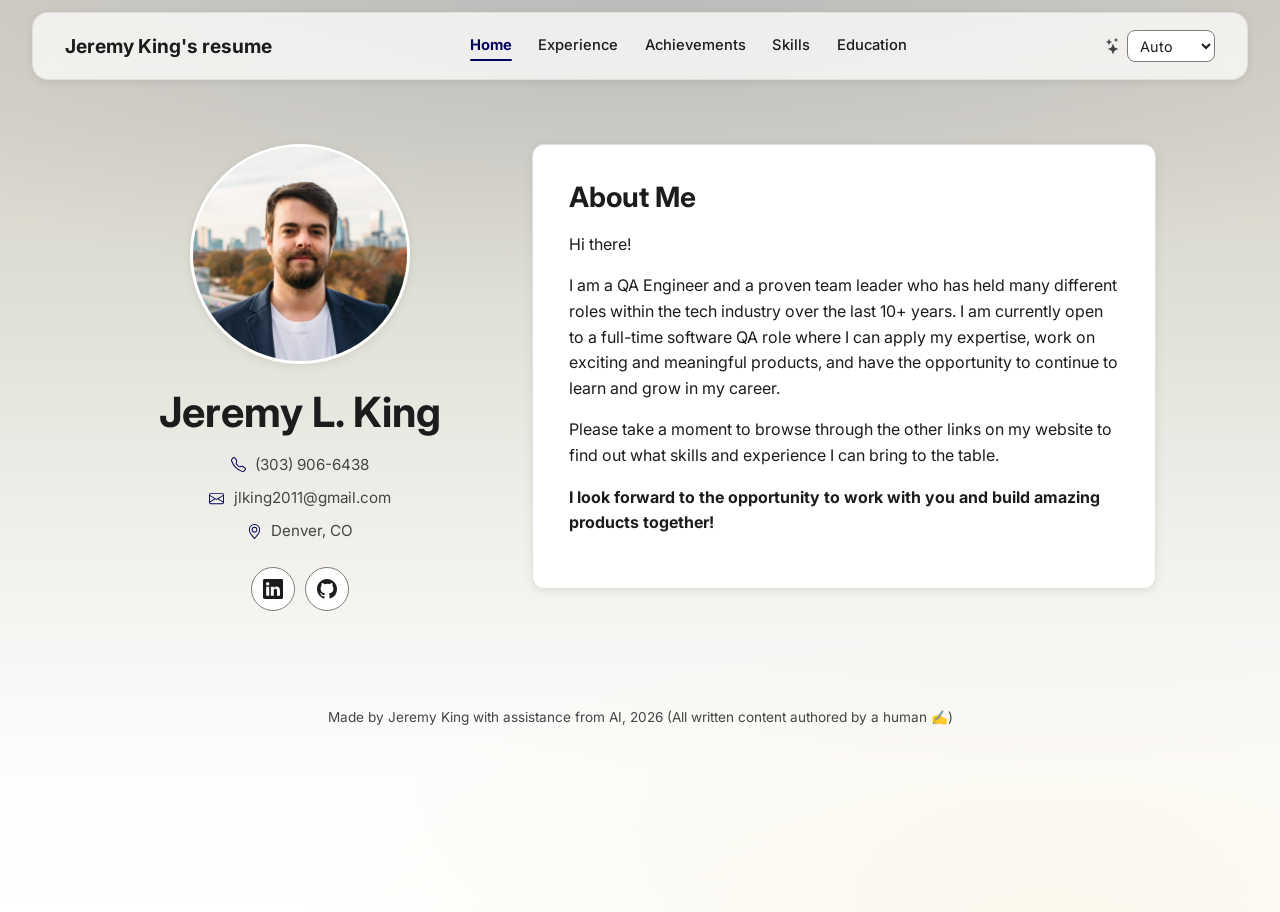
<file: index.html>
<!DOCTYPE html>
<html lang="en">
<head>
<meta charset="UTF-8">
<!-- Sets the theme before first paint to avoid a flash of the wrong theme.
     Intentionally inline (must run before CSS/paint, so it cannot be an
     external deferred script) and duplicated byte-for-byte on every page —
     keep all 5 copies identical if you ever touch this. -->
<script>
  (function () {
    var pref = localStorage.getItem('theme-preference') || 'auto';
    var theme = pref === 'auto'
      ? (window.matchMedia('(prefers-color-scheme: dark)').matches ? 'dark' : 'light')
      : pref;
    document.documentElement.setAttribute('data-theme', theme);
  })();
</script>
<meta name="viewport" content="width=device-width, initial-scale=1.0">
<title>Jeremy L King — Résumé</title>
<meta name="description" content="Jeremy L. King — QA Engineer and team leader in Denver, CO. 10+ years across the tech industry.">
<link rel="icon" href="images/favicon-32.png" sizes="32x32">
<link rel="icon" href="images/favicon-16.png" sizes="16x16">
<link rel="apple-touch-icon" href="images/favicon-180.png">
<link rel="preconnect" href="https://fonts.googleapis.com">
<link rel="preconnect" href="https://fonts.gstatic.com" crossorigin>
<link href="https://fonts.googleapis.com/css2?family=Inter:wght@400;500;600;700&display=swap" rel="stylesheet">
<link rel="stylesheet" href="css/style.css">
</head>
<body>

<a class="skip-link" href="#main">Skip to main content</a>

<!-- Header markup is duplicated verbatim on every page (no build step or
     JS include, so the site stays dependency-free and works over file://).
     Keep all 5 pages' header block in sync when editing.

     The ONLY difference permitted between copies is which single nav link is
     flagged as the current page -- exactly one per page. (The attribute is
     deliberately not named in this comment so that grepping for it returns
     only real occurrences.) The site title is static text, not a link; the
     Home item is what navigates home. -->
<header class="site-header">
  <span class="brand"><span class="brand__name">Jeremy King's resume</span></span>
  <nav class="site-nav" aria-label="Résumé sections">
    <ul class="site-nav__list">
      <li><a href="index.html" aria-current="page">Home</a></li>
      <li><a href="experience.html">Experience</a></li>
      <li><a href="achievements.html">Achievements</a></li>
      <li><a href="skills.html">Skills</a></li>
      <li><a href="education.html">Education</a></li>
    </ul>
  </nav>
  <div class="theme-switcher">
    <span id="theme-icon" class="theme-switcher__icon" aria-hidden="true"></span>
    <select id="theme-select" aria-label="Theme">
      <option value="dark">Dark</option>
      <option value="light">Light</option>
      <option value="auto">Auto</option>
    </select>
  </div>
</header>

<!-- DOM order here is identity → about, which is both the correct reading
     order and the intended visual order. The two columns are laid out with
     flex-wrap and no `order`, so focus order can never drift from visual
     order. Don't reorder these blocks in CSS. -->
<main class="home" id="main" tabindex="-1">
  <div class="home__identity">
    <img class="home__headshot" src="images/home-headshot.jpg" alt="Portrait of Jeremy L King" width="220" height="220" decoding="async" fetchpriority="high">
    <h1 class="home__name">Jeremy L. King</h1>

    <ul class="home__contact">
      <li>
        <svg aria-hidden="true" focusable="false" width="15" height="15" viewBox="0 0 16 16" fill="currentColor"><path d="M3.654 1.328a.678.678 0 0 0-1.015-.063L1.605 2.3c-.483.484-.661 1.169-.45 1.77a17.6 17.6 0 0 0 4.168 6.608 17.6 17.6 0 0 0 6.608 4.168c.601.211 1.286.033 1.77-.45l1.034-1.034a.678.678 0 0 0-.063-1.015l-2.307-1.794a.68.68 0 0 0-.58-.122l-2.19.547a1.75 1.75 0 0 1-1.657-.459L5.482 8.062a1.75 1.75 0 0 1-.46-1.657l.548-2.19a.68.68 0 0 0-.122-.58zM1.884.511a1.745 1.745 0 0 1 2.612.163L6.29 2.98c.329.423.445.974.315 1.494l-.547 2.19a.68.68 0 0 0 .178.643l2.457 2.457a.68.68 0 0 0 .644.178l2.189-.547a1.75 1.75 0 0 1 1.494.315l2.306 1.794c.829.645.905 1.87.163 2.611l-1.034 1.034c-.74.74-1.846 1.065-2.877.702a18.6 18.6 0 0 1-7.01-4.42 18.6 18.6 0 0 1-4.42-7.009c-.362-1.03-.037-2.137.703-2.877z"/></svg>
        <a href="tel:+13039066438">(303) 906-6438</a>
      </li>
      <li>
        <svg aria-hidden="true" focusable="false" width="15" height="15" viewBox="0 0 16 16" fill="currentColor"><path d="M0 4a2 2 0 0 1 2-2h12a2 2 0 0 1 2 2v8a2 2 0 0 1-2 2H2a2 2 0 0 1-2-2zm2-1a1 1 0 0 0-1 1v.217l7 4.2 7-4.2V4a1 1 0 0 0-1-1zm13 2.383-4.708 2.825L15 11.105zm-.034 6.876-5.64-3.471L8 9.583l-1.326-.795-5.64 3.47A1 1 0 0 0 2 13h12a1 1 0 0 0 .966-.741M1 11.105l4.708-2.897L1 5.383z"/></svg>
        <a href="mailto:jlking2011@gmail.com">jlking2011@gmail.com</a>
      </li>
      <li>
        <svg aria-hidden="true" focusable="false" width="15" height="15" viewBox="0 0 16 16" fill="currentColor"><path d="M12.166 8.94c-.524 1.062-1.234 2.12-1.96 3.07A32 32 0 0 1 8 14.58a32 32 0 0 1-2.206-2.57c-.726-.95-1.436-2.008-1.96-3.07C3.304 7.867 3 6.862 3 6a5 5 0 0 1 10 0c0 .862-.305 1.867-.834 2.94M8 16s6-5.686 6-10A6 6 0 0 0 2 6c0 4.314 6 10 6 10"/><path d="M8 8a2 2 0 1 1 0-4 2 2 0 0 1 0 4m0 1a3 3 0 1 0 0-6 3 3 0 0 0 0 6"/></svg>
        <span>Denver, CO</span>
      </li>
    </ul>

    <ul class="home__social">
      <li>
        <a href="https://www.linkedin.com/in/jeremy-king-a2b45b86" target="_blank" rel="noopener">
          <svg aria-hidden="true" focusable="false" width="20" height="20" viewBox="0 0 16 16" fill="currentColor"><path d="M0 1.146C0 .513.526 0 1.175 0h13.65C15.474 0 16 .513 16 1.146v13.708c0 .633-.526 1.146-1.175 1.146H1.175C.526 16 0 15.487 0 14.854zm4.943 12.248V6.169H2.542v7.225zm-1.2-8.212c.837 0 1.358-.554 1.358-1.248-.015-.709-.52-1.248-1.342-1.248-.822 0-1.359.54-1.359 1.248 0 .694.521 1.248 1.327 1.248zm4.908 8.212V9.359c0-.216.016-.432.08-.586.173-.431.568-.878 1.232-.878.869 0 1.216.662 1.216 1.634v3.865h2.401V9.25c0-2.22-1.184-3.252-2.764-3.252-1.274 0-1.845.7-2.165 1.193v.025h-.016l.016-.025V6.169h-2.4c.03.678 0 7.225 0 7.225z"/></svg>
          <span class="visually-hidden">LinkedIn profile (opens in a new tab)</span>
        </a>
      </li>
      <li>
        <a href="https://github.com/jeremylking" target="_blank" rel="noopener">
          <svg aria-hidden="true" focusable="false" width="20" height="20" viewBox="0 0 16 16" fill="currentColor"><path d="M8 0C3.58 0 0 3.58 0 8c0 3.54 2.29 6.53 5.47 7.59.4.07.55-.17.55-.38 0-.19-.01-.82-.01-1.49-2.01.37-2.53-.49-2.69-.94-.09-.23-.48-.94-.82-1.13-.28-.15-.68-.52-.01-.53.63-.01 1.08.58 1.23.82.72 1.21 1.87.87 2.33.66.07-.52.28-.87.51-1.07-1.78-.2-3.64-.89-3.64-3.95 0-.87.31-1.59.82-2.15-.08-.2-.36-1.02.08-2.12 0 0 .67-.21 2.2.82a7.42 7.42 0 0 1 2-.27c.68 0 1.36.09 2 .27 1.53-1.04 2.2-.82 2.2-.82.44 1.1.16 1.92.08 2.12.51.56.82 1.27.82 2.15 0 3.07-1.87 3.75-3.65 3.95.29.25.54.73.54 1.48 0 1.07-.01 1.93-.01 2.2 0 .21.15.46.55.38A7.99 7.99 0 0 0 16 8c0-4.42-3.58-8-8-8"/></svg>
          <span class="visually-hidden">GitHub profile (opens in a new tab)</span>
        </a>
      </li>
    </ul>
  </div>

  <div class="home__about">
    <h2>About Me</h2>
    <p>Hi there!</p>
    <p>I am a QA Engineer and a proven team leader who has held many different roles within the tech industry over the last 10+ years. I am currently open to a full-time software QA role where I can apply my expertise, work on exciting and meaningful products, and have the opportunity to continue to learn and grow in my career.</p>
    <p>Please take a moment to browse through the other links on my website to find out what skills and experience I can bring to the table.</p>
    <p class="closing-line">I look forward to the opportunity to work with you and build amazing products together!</p>
  </div>
</main>

<footer class="site-footer">
  Made by Jeremy King with assistance from AI, 2026 (All written content authored by a human &#9997;&#65039;)
</footer>

<script src="js/theme.js" defer></script>
</body>
</html>
</file>
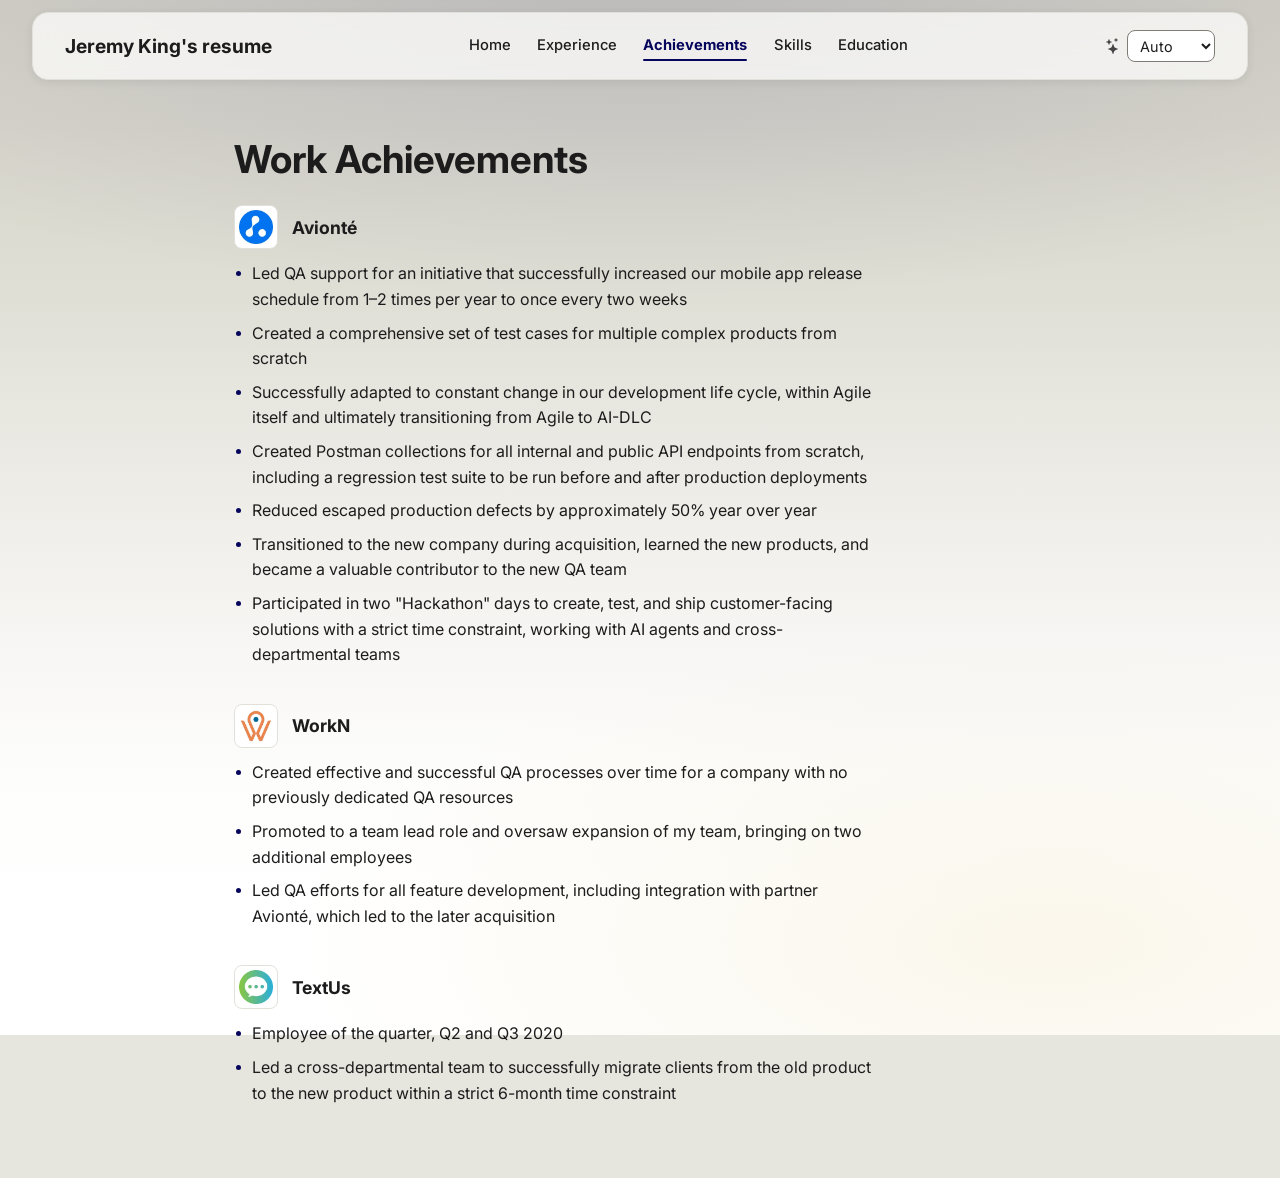
<file: achievements.html>
<!DOCTYPE html>
<html lang="en">
<head>
<meta charset="UTF-8">
<!-- Sets the theme before first paint to avoid a flash of the wrong theme.
     Intentionally inline (must run before CSS/paint, so it cannot be an
     external deferred script) and duplicated byte-for-byte on every page —
     keep all 5 copies identical if you ever touch this. -->
<script>
  (function () {
    var pref = localStorage.getItem('theme-preference') || 'auto';
    var theme = pref === 'auto'
      ? (window.matchMedia('(prefers-color-scheme: dark)').matches ? 'dark' : 'light')
      : pref;
    document.documentElement.setAttribute('data-theme', theme);
  })();
</script>
<meta name="viewport" content="width=device-width, initial-scale=1.0">
<title>Work Achievements — Jeremy L King</title>
<link rel="icon" href="images/favicon-32.png" sizes="32x32">
<link rel="icon" href="images/favicon-16.png" sizes="16x16">
<link rel="apple-touch-icon" href="images/favicon-180.png">
<link rel="preconnect" href="https://fonts.googleapis.com">
<link rel="preconnect" href="https://fonts.gstatic.com" crossorigin>
<link href="https://fonts.googleapis.com/css2?family=Inter:wght@400;500;600;700&display=swap" rel="stylesheet">
<link rel="stylesheet" href="css/style.css">
</head>
<body>

<a class="skip-link" href="#main">Skip to main content</a>

<!-- Header markup is duplicated verbatim on every page (no build step or
     JS include, so the site stays dependency-free and works over file://).
     Keep all 5 pages' header block in sync when editing.

     The ONLY difference permitted between copies is which single nav link is
     flagged as the current page -- exactly one per page. (The attribute is
     deliberately not named in this comment so that grepping for it returns
     only real occurrences.) The site title is static text, not a link; the
     Home item is what navigates home. -->
<header class="site-header">
  <span class="brand"><span class="brand__name">Jeremy King's resume</span></span>
  <nav class="site-nav" aria-label="Résumé sections">
    <ul class="site-nav__list">
      <li><a href="index.html">Home</a></li>
      <li><a href="experience.html">Experience</a></li>
      <li><a href="achievements.html" aria-current="page">Achievements</a></li>
      <li><a href="skills.html">Skills</a></li>
      <li><a href="education.html">Education</a></li>
    </ul>
  </nav>
  <div class="theme-switcher">
    <span id="theme-icon" class="theme-switcher__icon" aria-hidden="true"></span>
    <select id="theme-select" aria-label="Theme">
      <option value="dark">Dark</option>
      <option value="light">Light</option>
      <option value="auto">Auto</option>
    </select>
  </div>
</header>

<main class="page" id="main" tabindex="-1">
  <h1 class="page__title">Work Achievements</h1>
  <div class="page__content">
    <article class="entry">
      <div class="entry__header">
        <img class="entry__logo" src="images/logo-avionte.jpg" alt="Avionté logo" width="120" height="120" loading="lazy" decoding="async">
        <h2 class="entry__group-title">Avionté</h2>
      </div>
      <ul>
        <li>Led QA support for an initiative that successfully increased our mobile app release schedule from 1–2 times per year to once every two weeks</li>
        <li>Created a comprehensive set of test cases for multiple complex products from scratch</li>
        <li>Successfully adapted to constant change in our development life cycle, within Agile itself and ultimately transitioning from Agile to AI-DLC</li>
        <li>Created Postman collections for all internal and public API endpoints from scratch, including a regression test suite to be run before and after production deployments</li>
        <li>Reduced escaped production defects by approximately 50% year over year</li>
        <li>Transitioned to the new company during acquisition, learned the new products, and became a valuable contributor to the new QA team</li>
        <li>Participated in two "Hackathon" days to create, test, and ship customer-facing solutions with a strict time constraint, working with AI agents and cross-departmental teams</li>
      </ul>
    </article>

    <article class="entry">
      <div class="entry__header">
        <img class="entry__logo" src="images/logo-workn.png" alt="WorkN logo" width="120" height="120" loading="lazy" decoding="async">
        <h2 class="entry__group-title">WorkN</h2>
      </div>
      <ul>
        <li>Created effective and successful QA processes over time for a company with no previously dedicated QA resources</li>
        <li>Promoted to a team lead role and oversaw expansion of my team, bringing on two additional employees</li>
        <li>Led QA efforts for all feature development, including integration with partner Avionté, which led to the later acquisition</li>
      </ul>
    </article>

    <article class="entry">
      <div class="entry__header">
        <img class="entry__logo" src="images/logo-textus.png" alt="TextUs logo" width="120" height="120" loading="lazy" decoding="async">
        <h2 class="entry__group-title">TextUs</h2>
      </div>
      <ul>
        <li>Employee of the quarter, Q2 and Q3 2020</li>
        <li>Led a cross-departmental team to successfully migrate clients from the old product to the new product within a strict 6-month time constraint</li>
      </ul>
    </article>
  </div>
</main>

<script src="js/theme.js" defer></script>
</body>
</html>
</file>
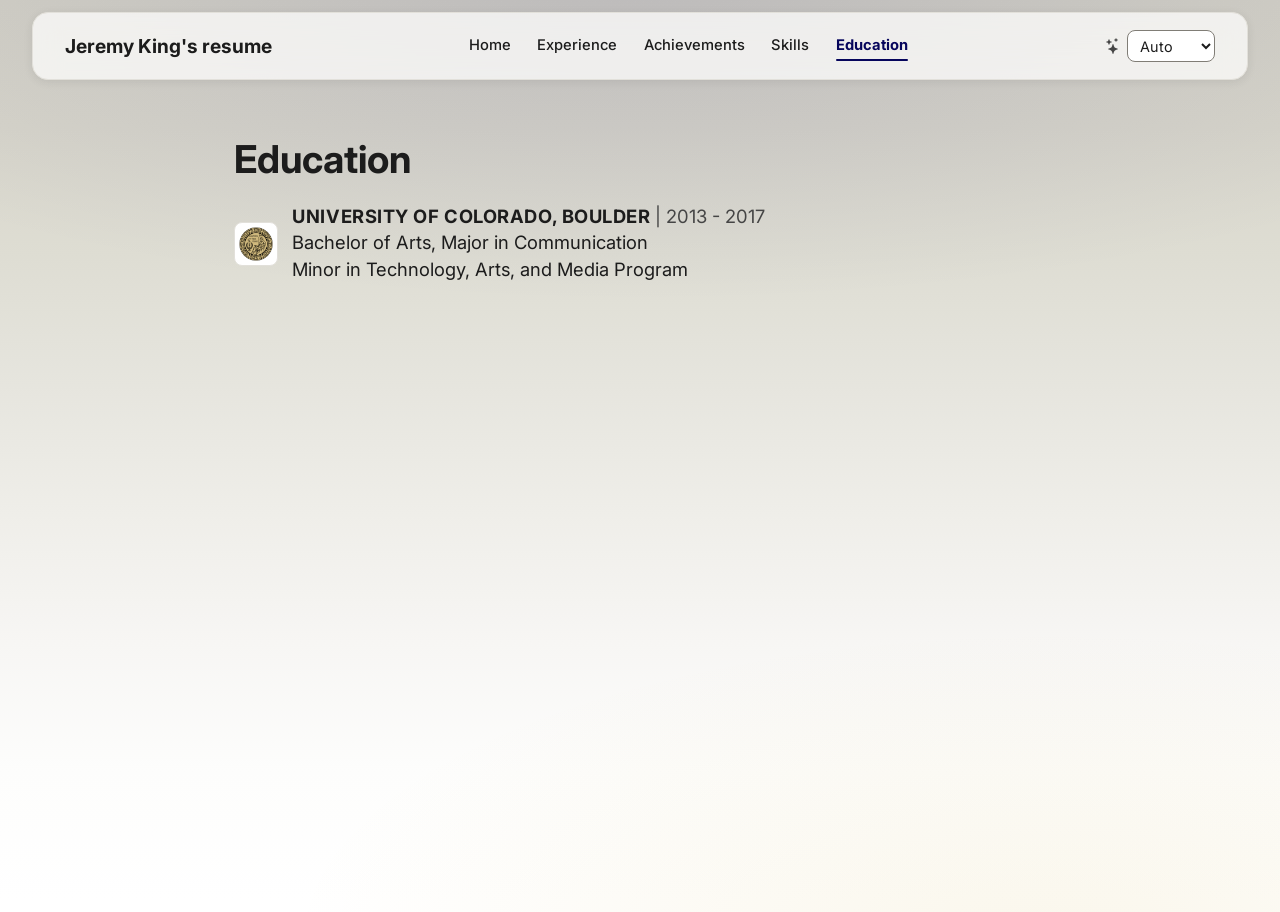
<file: education.html>
<!DOCTYPE html>
<html lang="en">
<head>
<meta charset="UTF-8">
<!-- Sets the theme before first paint to avoid a flash of the wrong theme.
     Intentionally inline (must run before CSS/paint, so it cannot be an
     external deferred script) and duplicated byte-for-byte on every page —
     keep all 5 copies identical if you ever touch this. -->
<script>
  (function () {
    var pref = localStorage.getItem('theme-preference') || 'auto';
    var theme = pref === 'auto'
      ? (window.matchMedia('(prefers-color-scheme: dark)').matches ? 'dark' : 'light')
      : pref;
    document.documentElement.setAttribute('data-theme', theme);
  })();
</script>
<meta name="viewport" content="width=device-width, initial-scale=1.0">
<title>Education — Jeremy L King</title>
<link rel="icon" href="images/favicon-32.png" sizes="32x32">
<link rel="icon" href="images/favicon-16.png" sizes="16x16">
<link rel="apple-touch-icon" href="images/favicon-180.png">
<link rel="preconnect" href="https://fonts.googleapis.com">
<link rel="preconnect" href="https://fonts.gstatic.com" crossorigin>
<link href="https://fonts.googleapis.com/css2?family=Inter:wght@400;500;600;700&display=swap" rel="stylesheet">
<link rel="stylesheet" href="css/style.css">
</head>
<body>

<a class="skip-link" href="#main">Skip to main content</a>

<!-- Header markup is duplicated verbatim on every page (no build step or
     JS include, so the site stays dependency-free and works over file://).
     Keep all 5 pages' header block in sync when editing.

     The ONLY difference permitted between copies is which single nav link is
     flagged as the current page -- exactly one per page. (The attribute is
     deliberately not named in this comment so that grepping for it returns
     only real occurrences.) The site title is static text, not a link; the
     Home item is what navigates home. -->
<header class="site-header">
  <span class="brand"><span class="brand__name">Jeremy King's resume</span></span>
  <nav class="site-nav" aria-label="Résumé sections">
    <ul class="site-nav__list">
      <li><a href="index.html">Home</a></li>
      <li><a href="experience.html">Experience</a></li>
      <li><a href="achievements.html">Achievements</a></li>
      <li><a href="skills.html">Skills</a></li>
      <li><a href="education.html" aria-current="page">Education</a></li>
    </ul>
  </nav>
  <div class="theme-switcher">
    <span id="theme-icon" class="theme-switcher__icon" aria-hidden="true"></span>
    <select id="theme-select" aria-label="Theme">
      <option value="dark">Dark</option>
      <option value="light">Light</option>
      <option value="auto">Auto</option>
    </select>
  </div>
</header>

<main class="page" id="main" tabindex="-1">
  <h1 class="page__title">Education</h1>
  <div class="page__content">
    <article class="entry">
      <div class="entry__header">
        <img class="entry__logo" src="images/logo-cu.png" alt="University of Colorado Boulder seal" width="120" height="120" loading="lazy" decoding="async">
        <div>
          <h2 class="entry__title">University of Colorado, Boulder <span class="entry__title-meta">| 2013 - 2017</span></h2>
          <p class="entry__role">Bachelor of Arts, Major in Communication</p>
          <p class="entry__role">Minor in Technology, Arts, and Media Program</p>
        </div>
      </div>
    </article>
  </div>
</main>

<script src="js/theme.js" defer></script>
</body>
</html>
</file>
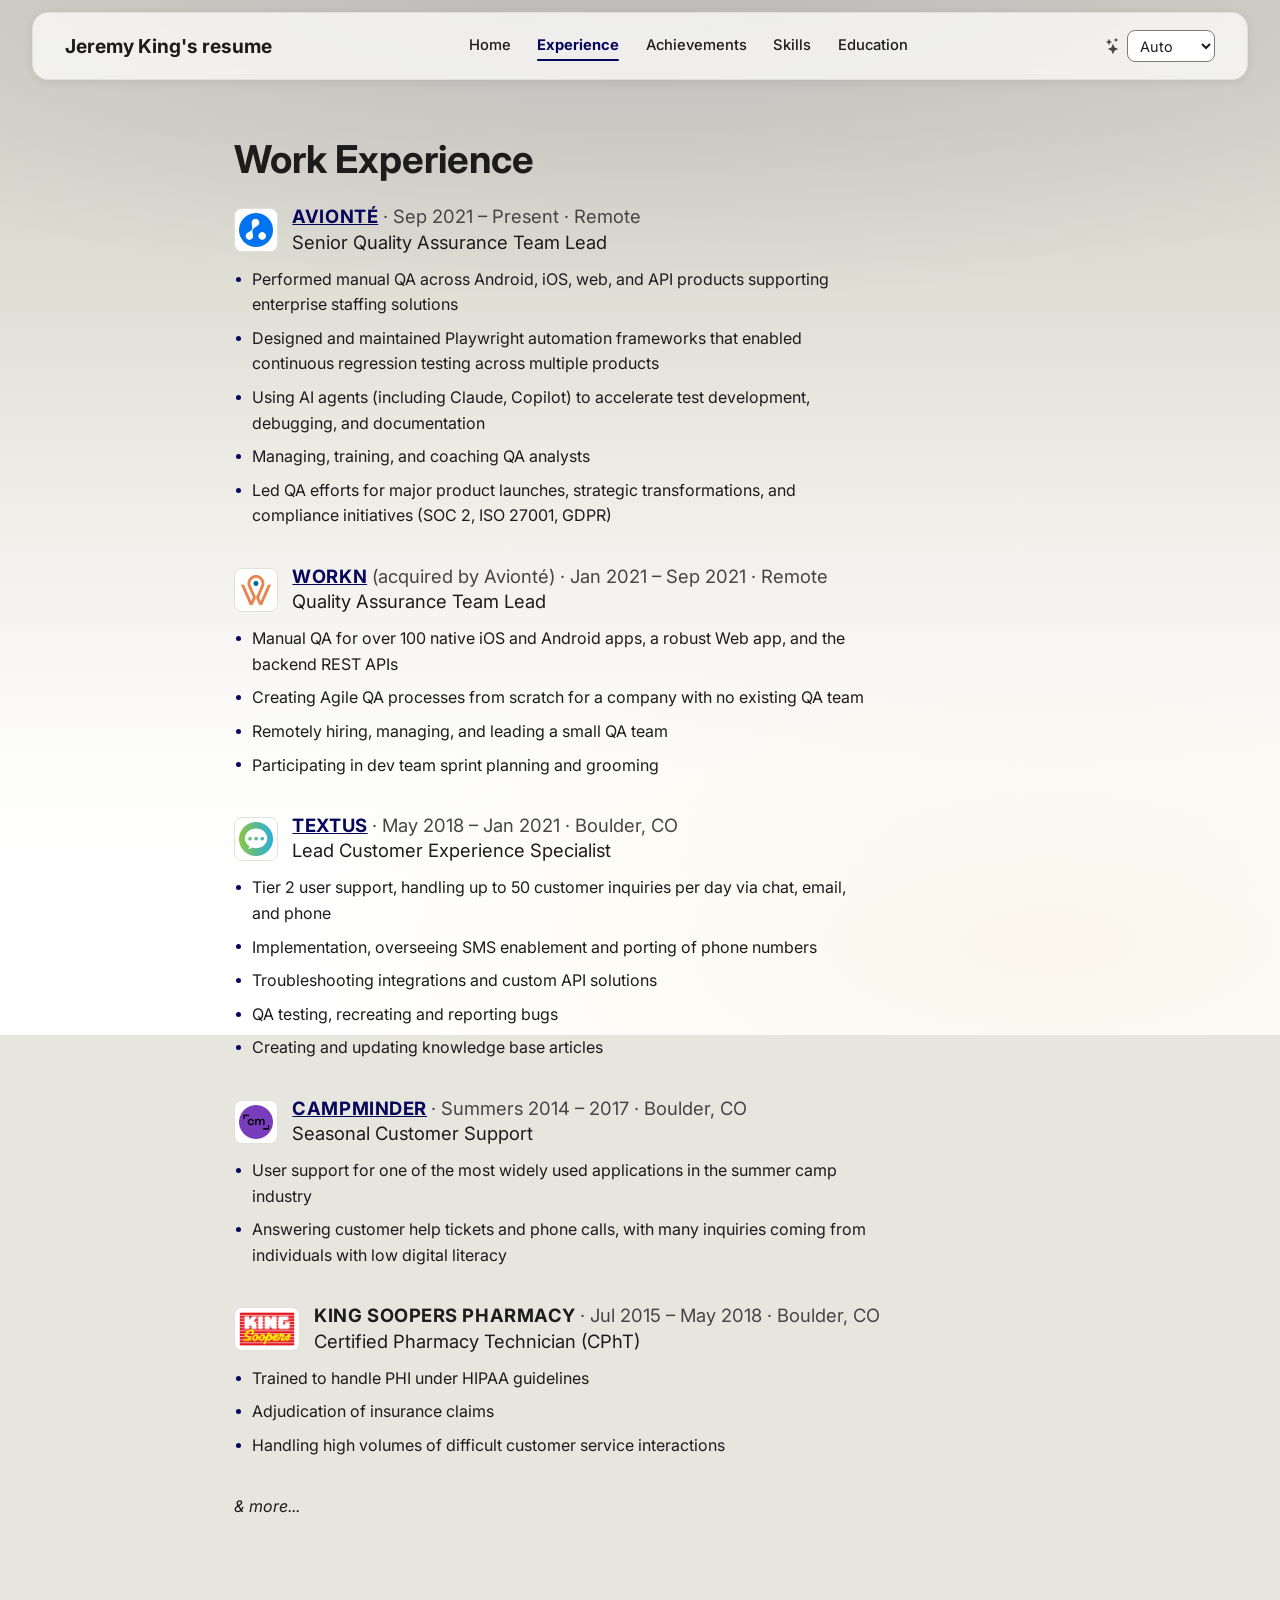
<file: experience.html>
<!DOCTYPE html>
<html lang="en">
<head>
<meta charset="UTF-8">
<!-- Sets the theme before first paint to avoid a flash of the wrong theme.
     Intentionally inline (must run before CSS/paint, so it cannot be an
     external deferred script) and duplicated byte-for-byte on every page —
     keep all 5 copies identical if you ever touch this. -->
<script>
  (function () {
    var pref = localStorage.getItem('theme-preference') || 'auto';
    var theme = pref === 'auto'
      ? (window.matchMedia('(prefers-color-scheme: dark)').matches ? 'dark' : 'light')
      : pref;
    document.documentElement.setAttribute('data-theme', theme);
  })();
</script>
<meta name="viewport" content="width=device-width, initial-scale=1.0">
<title>Work Experience — Jeremy L King</title>
<link rel="icon" href="images/favicon-32.png" sizes="32x32">
<link rel="icon" href="images/favicon-16.png" sizes="16x16">
<link rel="apple-touch-icon" href="images/favicon-180.png">
<link rel="preconnect" href="https://fonts.googleapis.com">
<link rel="preconnect" href="https://fonts.gstatic.com" crossorigin>
<link href="https://fonts.googleapis.com/css2?family=Inter:wght@400;500;600;700&display=swap" rel="stylesheet">
<link rel="stylesheet" href="css/style.css">
</head>
<body>

<a class="skip-link" href="#main">Skip to main content</a>

<!-- Header markup is duplicated verbatim on every page (no build step or
     JS include, so the site stays dependency-free and works over file://).
     Keep all 5 pages' header block in sync when editing.

     The ONLY difference permitted between copies is which single nav link is
     flagged as the current page -- exactly one per page. (The attribute is
     deliberately not named in this comment so that grepping for it returns
     only real occurrences.) The site title is static text, not a link; the
     Home item is what navigates home. -->
<header class="site-header">
  <span class="brand"><span class="brand__name">Jeremy King's resume</span></span>
  <nav class="site-nav" aria-label="Résumé sections">
    <ul class="site-nav__list">
      <li><a href="index.html">Home</a></li>
      <li><a href="experience.html" aria-current="page">Experience</a></li>
      <li><a href="achievements.html">Achievements</a></li>
      <li><a href="skills.html">Skills</a></li>
      <li><a href="education.html">Education</a></li>
    </ul>
  </nav>
  <div class="theme-switcher">
    <span id="theme-icon" class="theme-switcher__icon" aria-hidden="true"></span>
    <select id="theme-select" aria-label="Theme">
      <option value="dark">Dark</option>
      <option value="light">Light</option>
      <option value="auto">Auto</option>
    </select>
  </div>
</header>

<main class="page" id="main" tabindex="-1">
  <h1 class="page__title">Work Experience</h1>
  <div class="page__content">
    <article class="entry">
      <div class="entry__header">
        <img class="entry__logo" src="images/logo-avionte.jpg" alt="Avionté logo" width="120" height="120" loading="lazy" decoding="async">
        <div>
          <h2 class="entry__title"><a href="https://www.avionte.com/" target="_blank" rel="noopener">Avionté</a> <span class="entry__title-meta">&middot; Sep 2021 – Present &middot; Remote</span></h2>
          <p class="entry__role">Senior Quality Assurance Team Lead</p>
        </div>
      </div>
      <ul>
        <li>Performed manual QA across Android, iOS, web, and API products supporting enterprise staffing solutions</li>
        <li>Designed and maintained Playwright automation frameworks that enabled continuous regression testing across multiple products</li>
        <li>Using AI agents (including Claude, Copilot) to accelerate test development, debugging, and documentation</li>
        <li>Managing, training, and coaching QA analysts</li>
        <li>Led QA efforts for major product launches, strategic transformations, and compliance initiatives (SOC 2, ISO 27001, GDPR)</li>
      </ul>
    </article>

    <article class="entry">
      <div class="entry__header">
        <img class="entry__logo" src="images/logo-workn.png" alt="WorkN logo" width="120" height="120" loading="lazy" decoding="async">
        <div>
          <h2 class="entry__title"><a href="https://workn.com/" target="_blank" rel="noopener">WorkN</a> <span class="entry__title-meta">(acquired by Avionté) &middot; Jan 2021 – Sep 2021 &middot; Remote</span></h2>
          <p class="entry__role">Quality Assurance Team Lead</p>
        </div>
      </div>
      <ul>
        <li>Manual QA for over 100 native iOS and Android apps, a robust Web app, and the backend REST APIs</li>
        <li>Creating Agile QA processes from scratch for a company with no existing QA team</li>
        <li>Remotely hiring, managing, and leading a small QA team</li>
        <li>Participating in dev team sprint planning and grooming</li>
      </ul>
    </article>

    <article class="entry">
      <div class="entry__header">
        <img class="entry__logo" src="images/logo-textus.png" alt="TextUs logo" width="120" height="120" loading="lazy" decoding="async">
        <div>
          <h2 class="entry__title"><a href="https://textus.com/" target="_blank" rel="noopener">TextUs</a> <span class="entry__title-meta">&middot; May 2018 – Jan 2021 &middot; Boulder, CO</span></h2>
          <p class="entry__role">Lead Customer Experience Specialist</p>
        </div>
      </div>
      <ul>
        <li>Tier 2 user support, handling up to 50 customer inquiries per day via chat, email, and phone</li>
        <li>Implementation, overseeing SMS enablement and porting of phone numbers</li>
        <li>Troubleshooting integrations and custom API solutions</li>
        <li>QA testing, recreating and reporting bugs</li>
        <li>Creating and updating knowledge base articles</li>
      </ul>
    </article>

    <article class="entry">
      <div class="entry__header">
        <img class="entry__logo" src="images/logo-campminder.png" alt="CampMinder logo" width="120" height="120" loading="lazy" decoding="async">
        <div>
          <h2 class="entry__title"><a href="https://campminder.com/" target="_blank" rel="noopener">CampMinder</a> <span class="entry__title-meta">&middot; Summers 2014 – 2017 &middot; Boulder, CO</span></h2>
          <p class="entry__role">Seasonal Customer Support</p>
        </div>
      </div>
      <ul>
        <li>User support for one of the most widely used applications in the summer camp industry</li>
        <li>Answering customer help tickets and phone calls, with many inquiries coming from individuals with low digital literacy</li>
      </ul>
    </article>

    <article class="entry">
      <div class="entry__header">
        <img class="entry__logo" src="images/logo-kingsoopers.png" alt="King Soopers logo" width="120" height="73" loading="lazy" decoding="async">
        <div>
          <h2 class="entry__title">King Soopers Pharmacy <span class="entry__title-meta">&middot; Jul 2015 – May 2018 &middot; Boulder, CO</span></h2>
          <p class="entry__role">Certified Pharmacy Technician (CPhT)</p>
        </div>
      </div>
      <ul>
        <li>Trained to handle PHI under HIPAA guidelines</li>
        <li>Adjudication of insurance claims</li>
        <li>Handling high volumes of difficult customer service interactions</li>
      </ul>
    </article>

    <p class="entry-note">&amp; more...</p>
  </div>
</main>

<script src="js/theme.js" defer></script>
</body>
</html>
</file>
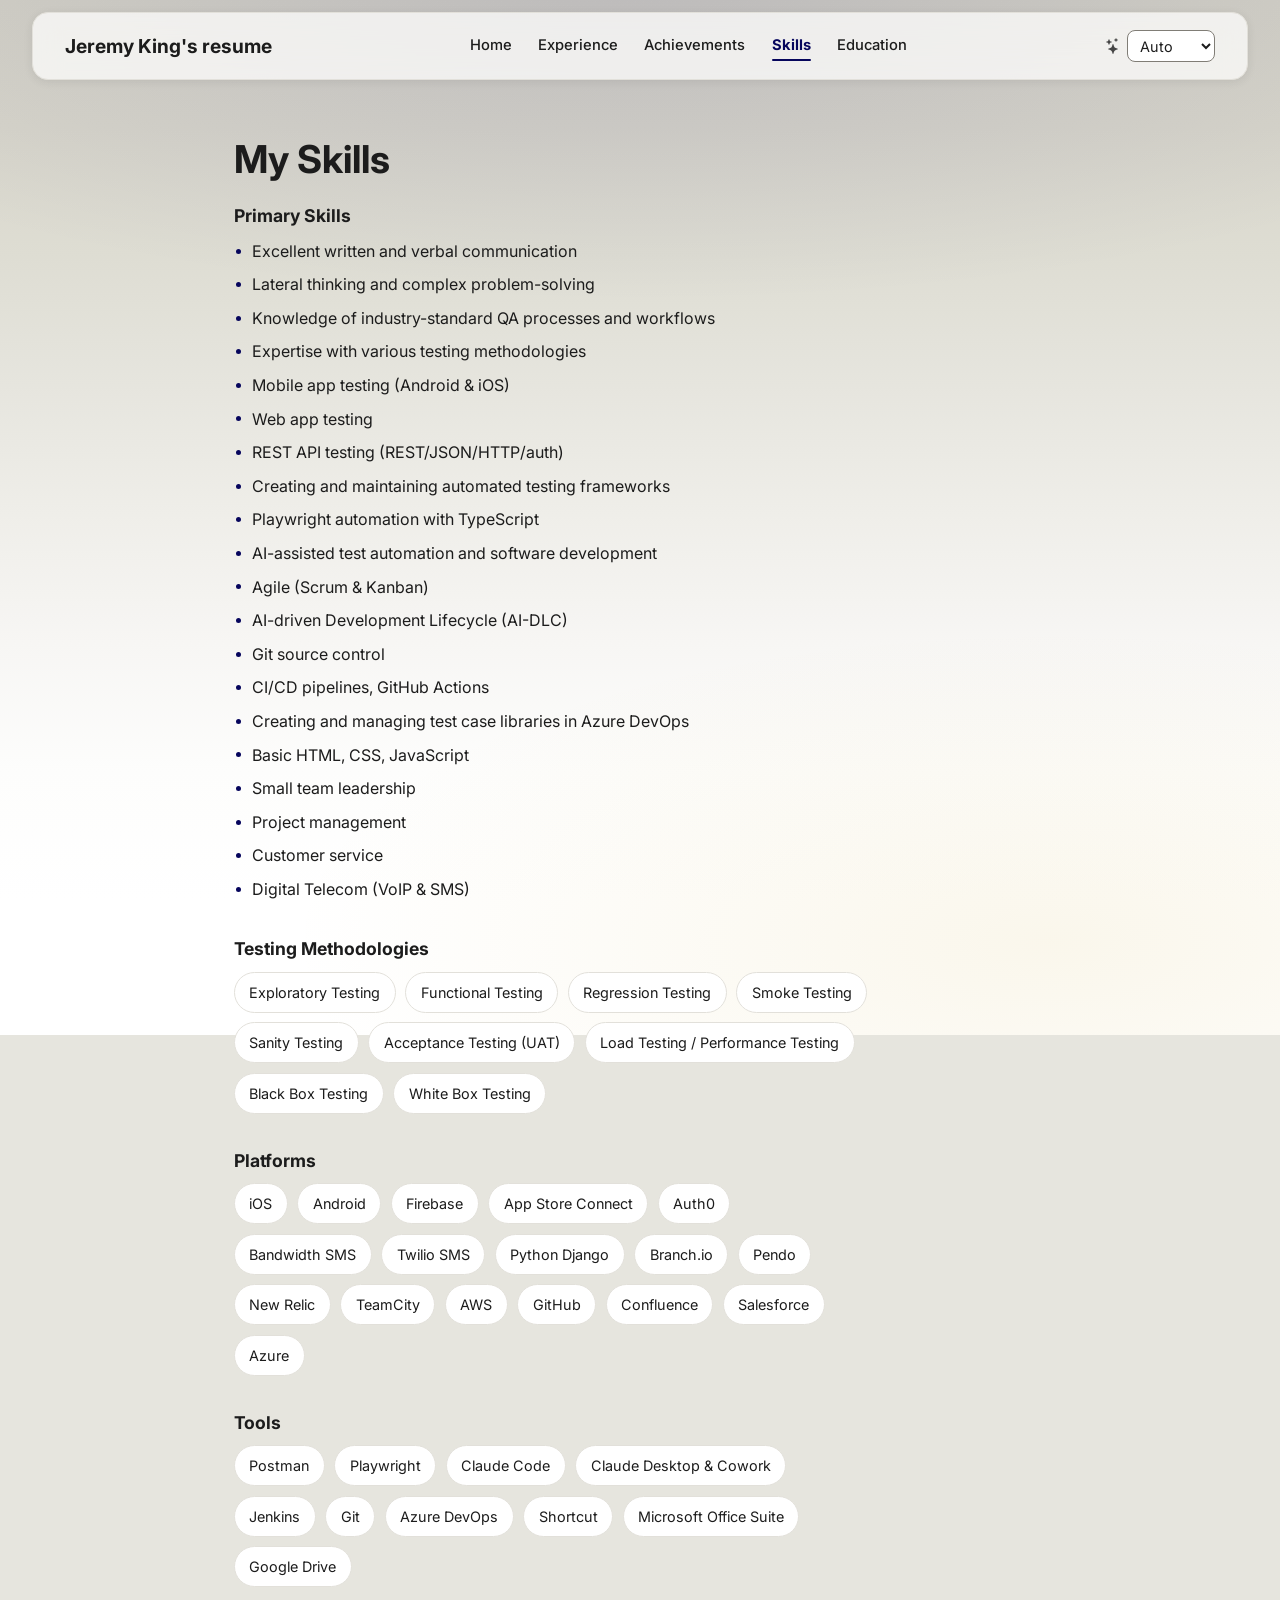
<file: skills.html>
<!DOCTYPE html>
<html lang="en">
<head>
<meta charset="UTF-8">
<!-- Sets the theme before first paint to avoid a flash of the wrong theme.
     Intentionally inline (must run before CSS/paint, so it cannot be an
     external deferred script) and duplicated byte-for-byte on every page —
     keep all 5 copies identical if you ever touch this. -->
<script>
  (function () {
    var pref = localStorage.getItem('theme-preference') || 'auto';
    var theme = pref === 'auto'
      ? (window.matchMedia('(prefers-color-scheme: dark)').matches ? 'dark' : 'light')
      : pref;
    document.documentElement.setAttribute('data-theme', theme);
  })();
</script>
<meta name="viewport" content="width=device-width, initial-scale=1.0">
<title>My Skills — Jeremy L King</title>
<link rel="icon" href="images/favicon-32.png" sizes="32x32">
<link rel="icon" href="images/favicon-16.png" sizes="16x16">
<link rel="apple-touch-icon" href="images/favicon-180.png">
<link rel="preconnect" href="https://fonts.googleapis.com">
<link rel="preconnect" href="https://fonts.gstatic.com" crossorigin>
<link href="https://fonts.googleapis.com/css2?family=Inter:wght@400;500;600;700&display=swap" rel="stylesheet">
<link rel="stylesheet" href="css/style.css">
</head>
<body>

<a class="skip-link" href="#main">Skip to main content</a>

<!-- Header markup is duplicated verbatim on every page (no build step or
     JS include, so the site stays dependency-free and works over file://).
     Keep all 5 pages' header block in sync when editing.

     The ONLY difference permitted between copies is which single nav link is
     flagged as the current page -- exactly one per page. (The attribute is
     deliberately not named in this comment so that grepping for it returns
     only real occurrences.) The site title is static text, not a link; the
     Home item is what navigates home. -->
<header class="site-header">
  <span class="brand"><span class="brand__name">Jeremy King's resume</span></span>
  <nav class="site-nav" aria-label="Résumé sections">
    <ul class="site-nav__list">
      <li><a href="index.html">Home</a></li>
      <li><a href="experience.html">Experience</a></li>
      <li><a href="achievements.html">Achievements</a></li>
      <li><a href="skills.html" aria-current="page">Skills</a></li>
      <li><a href="education.html">Education</a></li>
    </ul>
  </nav>
  <div class="theme-switcher">
    <span id="theme-icon" class="theme-switcher__icon" aria-hidden="true"></span>
    <select id="theme-select" aria-label="Theme">
      <option value="dark">Dark</option>
      <option value="light">Light</option>
      <option value="auto">Auto</option>
    </select>
  </div>
</header>

<main class="page" id="main" tabindex="-1">
  <h1 class="page__title">My Skills</h1>
  <div class="page__content">
    <article class="entry">
      <h2 class="entry__group-title">Primary Skills</h2>
      <ul>
        <li>Excellent written and verbal communication</li>
        <li>Lateral thinking and complex problem-solving</li>
        <li>Knowledge of industry-standard QA processes and workflows</li>
        <li>Expertise with various testing methodologies</li>
        <li>Mobile app testing (Android &amp; iOS)</li>
        <li>Web app testing</li>
        <li>REST API testing (REST/JSON/HTTP/auth)</li>
        <li>Creating and maintaining automated testing frameworks</li>
        <li>Playwright automation with TypeScript</li>
        <li>AI-assisted test automation and software development</li>
        <li>Agile (Scrum &amp; Kanban)</li>
        <li>AI-driven Development Lifecycle (AI-DLC)</li>
        <li>Git source control</li>
        <li>CI/CD pipelines, GitHub Actions</li>
        <li>Creating and managing test case libraries in Azure DevOps</li>
        <li>Basic HTML, CSS, JavaScript</li>
        <li>Small team leadership</li>
        <li>Project management</li>
        <li>Customer service</li>
        <li>Digital Telecom (VoIP &amp; SMS)</li>
      </ul>
    </article>

    <article class="entry">
      <h2 class="entry__group-title">Testing Methodologies</h2>
      <ul class="skills-list">
        <li>Exploratory Testing</li>
        <li>Functional Testing</li>
        <li>Regression Testing</li>
        <li>Smoke Testing</li>
        <li>Sanity Testing</li>
        <li>Acceptance Testing (UAT)</li>
        <li>Load Testing / Performance Testing</li>
        <li>Black Box Testing</li>
        <li>White Box Testing</li>
      </ul>
    </article>

    <article class="entry">
      <h2 class="entry__group-title">Platforms</h2>
      <ul class="skills-list">
        <li>iOS</li>
        <li>Android</li>
        <li>Firebase</li>
        <li>App Store Connect</li>
        <li>Auth0</li>
        <li>Bandwidth SMS</li>
        <li>Twilio SMS</li>
        <li>Python Django</li>
        <li>Branch.io</li>
        <li>Pendo</li>
        <li>New Relic</li>
        <li>TeamCity</li>
        <li>AWS</li>
        <li>GitHub</li>
        <li>Confluence</li>
        <li>Salesforce</li>
        <li>Azure</li>
      </ul>
    </article>

    <article class="entry">
      <h2 class="entry__group-title">Tools</h2>
      <ul class="skills-list">
        <li>Postman</li>
        <li>Playwright</li>
        <li>Claude Code</li>
        <li>Claude Desktop &amp; Cowork</li>
        <li>Jenkins</li>
        <li>Git</li>
        <li>Azure DevOps</li>
        <li>Shortcut</li>
        <li>Microsoft Office Suite</li>
        <li>Google Drive</li>
      </ul>
    </article>
  </div>
</main>

<script src="js/theme.js" defer></script>
</body>
</html>
</file>
<file: css/style.css>
/* ---------- Theme variables ----------

   Colour values here are not eyeballed. Because the page backdrop is a
   viewport-fixed gradient (see "Layered background"), every scroll position
   exposes the *whole* gradient range to every piece of text, so each
   foreground was verified against both gradient extremes AND against the
   translucent header pill composited over both extremes. Worst cases:
   light --text-muted 4.80:1, dark --text-muted 4.66:1 (WCAG 2.2 AA needs
   4.5:1 body text, 3:1 UI). If you change a --grad-* stop, a --glow-* alpha,
   or --text-muted, re-verify before committing.                             */

:root {
  --font-sans: 'Inter', -apple-system, BlinkMacSystemFont, 'Segoe UI', Roboto, sans-serif;

  --radius: 12px;
  --radius-lg: 16px;
  --transition: 180ms ease;
  --max-width: 860px;
  --max-width-home: 1080px;

  /* Header geometry. --header-h is only ever used for scroll-padding-top, so
     being slightly off costs a little whitespace, never occluded content. */
  --header-inset: 0.75rem;
  --header-h: 4.5rem;

  /* Minimum interactive target (WCAG 2.2 2.5.8 needs 24px; 44px is the
     comfortable touch size). */
  --tap: 2.75rem;

  --logo-bg: #ffffff;
}

:root,
[data-theme='light'] {
  --bg: #faf9f6;
  --bg-canvas: #e6e5de;
  --bg-elevated: #ffffff;
  --text: #1c1c1c;
  --text-muted: #454545;
  --border: #e2e0da;
  --border-strong: #807d76;

  --accent: #06055c;
  --accent-contrast: #ffffff;
  --focus-ring: #06055c;

  --grad-top: #d6d4c8;
  --grad-1: #d8d6cb;
  --grad-2: #deddd3;
  --grad-3: #e6e5de;
  --grad-4: #efeee9;
  --grad-5: #f7f6f4;
  --grad-6: #fdfdfc;
  --grad-bot: #ffffff;
  --glow-top: rgba(6, 5, 92, 0.13);
  --glow-bot: rgba(201, 162, 39, 0.09);

  --shadow: 0 2px 10px rgba(0, 0, 0, 0.08);
  --shadow-hover: 0 10px 24px rgba(0, 0, 0, 0.15);

  --header-bg: rgba(255, 255, 255, 0.92);
  --header-bg-glass: rgba(255, 255, 255, 0.72);
  --header-bg-opaque: #ffffff;
}

[data-theme='dark'] {
  --bg: #14181a;
  --bg-canvas: #1b1e23;
  --bg-elevated: #1d2226;
  --text: #ecebe8;
  --text-muted: #b8b8b2;
  --border: #2b3134;
  --border-strong: #7c848a;

  --accent: #dcb43f;
  --accent-contrast: #14181a;
  --focus-ring: #e0bb4a;

  --grad-top: #08090b;
  --grad-1: #0b0c0e;
  --grad-2: #121417;
  --grad-3: #1b1e23;
  --grad-4: #252a2f;
  --grad-5: #2e343b;
  --grad-6: #353c44;
  --grad-bot: #383f47;
  --glow-top: rgba(6, 5, 92, 0.26);
  --glow-bot: rgba(201, 162, 39, 0.09);

  --shadow: 0 2px 14px rgba(0, 0, 0, 0.5);
  --shadow-hover: 0 12px 26px rgba(0, 0, 0, 0.55);

  --header-bg: rgba(36, 41, 45, 0.92);
  --header-bg-glass: rgba(36, 41, 45, 0.72);
  --header-bg-opaque: #24292d;
}

/* ---------- Reset / base ---------- */
* {
  box-sizing: border-box;
}

html {
  /* Fallback for the no-JS / no-attribute case; the per-theme rules below
     win once the inline <head> script has set data-theme. Declaring it per
     theme matters because a static "light dark" lets the UA paint the
     native <select> popup in the wrong scheme when a theme is forced. */
  color-scheme: light dark;

  /* Propagated to the canvas, so this also fills the area exposed by iOS
     rubber-band overscroll. Deliberately the *midpoint* of the gradient
     ramp, so a transient seam is minimal at either end. It also remains the
     flash guard it always was: cross-document view transitions can briefly
     reveal the root's own background, which would otherwise default to
     white and flash behind the header on every navigation. */
  background-color: var(--bg-canvas);

  /* Keeps the sticky header from covering a heading landed on via #hash.
     Resolves against whichever --header-h the matching breakpoint set, since
     custom properties are substituted at computed-value time. */
  scroll-padding-top: calc(var(--header-h) + var(--header-inset) + 1rem);
}

[data-theme='light'] { color-scheme: light; }
[data-theme='dark'] { color-scheme: dark; }

body {
  margin: 0;
  min-height: 100vh;
  /* Plain block flow on purpose. A column flex/grid body would let the footer
     be pinned to the viewport bottom on short pages, but it also stops the
     header and main from shrinking below their min-content width, which
     reintroduced horizontal scrolling at 200% text zoom (measured: 9 failures
     across the width x zoom matrix, and `min-width: 0` on the children did not
     fix it). Reflow (WCAG 1.4.10) beats footer placement. */
  /* Must stay transparent. The backdrop below is a negative-z-index child of
     <html>, which paints above <html>'s background but *below* <body>'s, so
     any background here would hide the gradient completely. */
  background: transparent;
  color: var(--text);
  font-family: var(--font-sans);
  line-height: 1.6;
  /* Only engages when a word cannot fit at all (long emails, company names
     under heavy text zoom); normal wrapping is unaffected. */
  overflow-wrap: break-word;
  transition: color var(--transition);
}

/* ---------- Layered background ----------

   A viewport-fixed pseudo-element rather than a background on <body>:
   - background-attachment: fixed is unreliable (iOS Safari sizes it to the
     document) and silently degrades to `scroll` inside any backdrop-filter
     containing block, which the header introduces.
   - A document-length gradient resolves to flat within the first screenful
     on a long page like experience.html, so "dark top, light bottom" would
     only exist above the fold.

   Bled 15vh past both viewport edges with the ramp clamped flat in the bleed
   zones, so overscroll cannot reveal the flat canvas colour as a seam. Stop
   positions are percentages of the element (not vh) so they stay consistent
   with each other regardless of how the UA resolves viewport units.

   The intermediate stops are a smoothstep -- t*t*(3-2t) -- interpolation of
   the two endpoints. That easing is what prevents visible Mach banding; a
   noise/dither overlay would also work but measurably costs 0.2-0.3 off
   every contrast ratio, which this palette cannot spare.                    */
html::before {
  content: '';
  position: fixed;
  inset: -15vh 0;
  z-index: -1;
  pointer-events: none;
  background-image:
    radial-gradient(115% 42% at 50% 8%, var(--glow-top) 0%, transparent 70%),
    radial-gradient(85% 38% at 82% 92%, var(--glow-bot) 0%, transparent 70%),
    linear-gradient(
      180deg,
      var(--grad-top) 0,
      var(--grad-top) 11.5%,
      var(--grad-1) 22.5%,
      var(--grad-2) 33.5%,
      var(--grad-3) 44.5%,
      var(--grad-4) 55.5%,
      var(--grad-5) 66.5%,
      var(--grad-6) 77.5%,
      var(--grad-bot) 88.5%,
      var(--grad-bot) 100%
    );
}

h1, h2, h3, h4 {
  font-family: var(--font-sans);
  line-height: 1.2;
  margin: 0 0 0.6em;
  /* The sticky header would otherwise cover a heading landed on via #hash. */
  scroll-margin-top: calc(var(--header-h) + var(--header-inset) + 1rem);
}

a {
  color: var(--accent);
}

img {
  max-width: 100%;
  display: block;
}

/* ---------- Accessibility utilities ---------- */

/* Kept in the accessibility tree (unlike display:none) while off-screen. */
.visually-hidden {
  position: absolute;
  width: 1px;
  height: 1px;
  margin: -1px;
  padding: 0;
  border: 0;
  overflow: hidden;
  clip-path: inset(50%);
  white-space: nowrap;
}

.skip-link {
  position: absolute;
  left: var(--header-inset);
  top: var(--header-inset);
  z-index: 100;
  display: inline-flex;
  align-items: center;
  min-height: var(--tap);
  padding: 0.6rem 1rem;
  background: var(--bg-elevated);
  color: var(--text);
  border: 2px solid var(--focus-ring);
  border-radius: var(--radius);
  font-weight: 600;
  text-decoration: none;
  transform: translateY(-150%);
}

.skip-link:focus-visible {
  transform: none;
}

/* The default UA ring is easy to lose against a gradient; --focus-ring is
   verified to at least 3:1 over every point of the backdrop in both themes. */
:where(a, button, select, summary, [tabindex]):focus-visible {
  outline: 3px solid var(--focus-ring);
  outline-offset: 2px;
}

/* The skip link moves focus here programmatically, so a ring would be noise;
   tabindex="-1" is required because Safari will not focus a non-focusable
   fragment target, which would leave focus stranded in the header. */
main:focus {
  outline: none;
}

/* ---------- Header ---------- */

/* Persistent via sticky, not fixed: sticky's containing block is <body>,
   which spans the document, so it already never leaves the viewport -- and
   its height is measured by layout rather than hard-coded, which matters
   because the pill grows to two rows on narrow screens and grows again under
   text zoom. A fixed header needs a matching offset on <main> and starts
   eating content the moment that number is wrong. */
.site-header {
  position: sticky;
  top: var(--header-inset);
  z-index: 10;
  display: flex;
  /* A no-op until brand + nav + switcher genuinely cannot share a line (only
     happens under heavy text zoom). Wrapping beats overflowing; sticky
     measures the taller pill by itself. */
  flex-wrap: wrap;
  align-items: center;
  gap: 0.75rem clamp(0.75rem, 2.5vw, 1.75rem);
  margin: var(--header-inset) clamp(0.75rem, 4vw, 2rem) 0;
  padding: 0.7rem clamp(0.9rem, 3vw, 2rem);
  background: var(--header-bg);
  border: 1px solid var(--border);
  border-radius: var(--radius-lg);
  box-shadow: var(--shadow);
}

/* Deliberately no transition on `background` here -- Safari flickers the blur
   mid-transition when backdrop-filter is active on the same element. */
@supports ((backdrop-filter: blur(1px)) or (-webkit-backdrop-filter: blur(1px))) {
  .site-header {
    background: var(--header-bg-glass);
    -webkit-backdrop-filter: blur(14px) saturate(160%);
    backdrop-filter: blur(14px) saturate(160%);
  }
}

 /* Static site title, not a link -- the Home nav item handles going home.
    min-width:0 is load-bearing: it lets the title wrap rather than force the
    header wider than a 320px viewport. */
.brand {
  display: flex;
  flex: 0 0 auto;
  align-items: center;
  min-width: 0;
  color: var(--text);
}

.brand__name {
  font-weight: 700;
  font-size: clamp(0.95rem, 2.5vw, 1.2rem);
  line-height: 1;
  white-space: nowrap;
}

.site-nav {
  display: flex;
  flex: 1 1 auto;
  justify-content: center;
  min-width: 0;
}

.site-nav__list {
  display: flex;
  flex-wrap: wrap;
  justify-content: center;
  align-items: center;
  gap: 0.25rem;
  margin: 0;
  padding: 0;
  list-style: none;
  font-size: 0.92rem;
  font-weight: 500;
}

.site-nav__list a {
  display: flex;
  position: relative;
  align-items: center;
  justify-content: center;
  min-height: var(--tap);
  /* One source of truth for the inline padding: the current-page rule below
     insets its bar by exactly this much, so the bar always spans the label and
     nothing more, at every breakpoint. */
  --nav-pad: 0.7rem;
  padding: 0 var(--nav-pad);
  border-radius: 8px;
  color: var(--text);
  text-decoration: none;
  text-decoration-thickness: 2px;
  text-underline-offset: 4px;
  white-space: nowrap;
  transition: color var(--transition);
}

.site-nav__list a:hover {
  color: var(--accent);
  text-decoration: underline;
}

/* Current page is signalled by weight and a rule as well as colour, so it
   survives WCAG 1.4.1 (Use of Colour). */
.site-nav__list a[aria-current='page'] {
  color: var(--accent);
  font-weight: 700;
}

/* A pseudo-element rather than an inset box-shadow: the link box is nearly as
   tall as the header pill, so a shadow on its bottom edge lands on the pill's
   rounded border and reads as a rendering artifact. This tucks the rule under
   the text instead. */
.site-nav__list a[aria-current='page']::after {
  content: '';
  position: absolute;
  inset-inline: var(--nav-pad);
  bottom: 0.45rem;
  height: 2px;
  border-radius: 2px;
  background: var(--accent);
}

.theme-switcher {
  display: flex;
  flex: 0 0 auto;
  align-items: center;
  gap: 0.4rem;
}

.theme-switcher__icon {
  display: flex;
  align-items: center;
  color: var(--text-muted);
  flex-shrink: 0;
}

.theme-switcher__icon svg {
  display: block;
}

.theme-switcher select {
  font-family: var(--font-sans);
  font-size: 0.9rem;
  min-height: 2rem;
  min-width: 5.5rem;
  color: var(--text);
  background: var(--bg-elevated);
  /* A form control's boundary is what identifies it, so this one needs the
     3:1 border (WCAG 1.4.11) that decorative card edges do not. */
  border: 1px solid var(--border-strong);
  border-radius: 8px;
  padding: 0.35rem 0.5rem;
  cursor: pointer;
  transition: border-color var(--transition);
}

.theme-switcher select:hover,
.theme-switcher select:focus-visible {
  border-color: var(--accent);
}

/* ---------- Home page ----------

   DOM order is identity -> about -> section nav, which is simultaneously the
   correct reading order and the intended visual order. Do not introduce
   `order`, `row-reverse`, or `grid-auto-flow: dense` here: any of them would
   split visual order from focus order (WCAG 1.3.2 / 2.4.3).

   The two columns collapse through flex-wrap rather than a media query, so
   they reflow on their own content width -- which stays correct under text
   zoom, where a viewport-px breakpoint would not (WCAG 1.4.4 / 1.4.10).     */
.home {
  max-width: var(--max-width-home);
  margin: 0 auto;
  padding: clamp(2rem, 6vw, 4rem) 1.5rem 4rem;
  display: flex;
  flex-wrap: wrap;
  align-items: flex-start;
  gap: clamp(1.75rem, 5vw, 3.5rem);
}

.home__identity {
  flex: 1 1 17rem;
  /* Flex items default to min-width:auto, which refuses to shrink below
     min-content -- so without this a long unbreakable token (the email
     address) can push the column past the viewport under text zoom. */
  min-width: 0;
  max-width: 22rem;
  /* Portrait, name, contact rows and social icons are all centred within this
     column. The About prose beside it stays left-aligned -- centred body copy
     hurts readability, but these are all short single lines. */
  text-align: center;
}

.home__headshot {
  width: clamp(160px, 30vw, 220px);
  height: clamp(160px, 30vw, 220px);
  border-radius: 50%;
  object-fit: cover;
  margin: 0 auto 1.5rem;
  box-shadow: var(--shadow);
  border: 3px solid var(--bg-elevated);
}

.home__name {
  font-size: clamp(1.8rem, 4vw, 2.6rem);
  margin-bottom: 0.35em;
}

.home__contact {
  display: grid;
  gap: 0.55rem;
  margin: 0;
  padding: 0;
  list-style: none;
  font-size: 0.95rem;
  color: var(--text-muted);
}

.home__contact li {
  display: flex;
  align-items: center;
  justify-content: center;
  gap: 0.6rem;
}

.home__contact svg {
  flex-shrink: 0;
  color: var(--accent);
}

.home__contact a {
  color: var(--text-muted);
  text-decoration: none;
  /* The email address is a single unbreakable token; let it break rather than
     force the column wider than the viewport. */
  overflow-wrap: anywhere;
}

.home__contact a:hover,
.home__contact a:focus-visible {
  color: var(--accent);
  text-decoration: underline;
}

.home__social {
  display: flex;
  justify-content: center;
  gap: 0.6rem;
  margin: 1.5rem 0 0;
  padding: 0;
  list-style: none;
}

.home__social a {
  display: inline-flex;
  align-items: center;
  justify-content: center;
  width: var(--tap);
  height: var(--tap);
  border-radius: 50%;
  border: 1px solid var(--border-strong);
  background: var(--bg-elevated);
  color: var(--text);
  transition: background var(--transition), color var(--transition),
    border-color var(--transition), transform var(--transition);
}

.home__social a:hover,
.home__social a:focus-visible {
  background: var(--accent);
  border-color: var(--accent);
  color: var(--accent-contrast);
  transform: translateY(-2px);
}

.home__about {
  flex: 3 1 24rem;
  min-width: 0;
  padding: clamp(1.5rem, 3vw, 2.25rem);
  background: var(--bg-elevated);
  border: 1px solid var(--border);
  border-radius: var(--radius);
  box-shadow: var(--shadow);
}

.home__about h2 {
  font-size: clamp(1.4rem, 3vw, 1.75rem);
}

.home__about p {
  max-width: 60ch;
}

.home__about p + p {
  margin-top: 1em;
}

.closing-line {
  font-weight: 700;
}

/* ---------- Section pages ---------- */
.page {
  max-width: var(--max-width);
  margin: 0 auto;
  padding: clamp(2rem, 6vw, 3.5rem) 1.5rem 4rem;
}

.page__title {
  font-size: clamp(1.8rem, 4vw, 2.4rem);
}

.page__content p {
  color: var(--text);
  max-width: 640px;
}

.page__content p + p {
  margin-top: 1em;
}

.page__content ul {
  margin: 0.75rem 0 0;
  padding: 0;
  list-style: none;
  max-width: 640px;
}

.page__content li {
  position: relative;
  padding-left: 1.15rem;
  margin-bottom: 0.5rem;
}

/* Small accent dot. Absolutely positioned against the first line's optical
   centre rather than baseline-aligned, so it stays put when an item wraps to
   several lines. */
.page__content li::before {
  content: '';
  position: absolute;
  left: 0.1rem;
  top: 0.62em;
  width: 5px;
  height: 5px;
  border-radius: 50%;
  background: var(--accent);
}

.entry {
  margin-bottom: 2.25rem;
}

.entry:last-child {
  margin-bottom: 0;
}

.entry__header {
  display: flex;
  align-items: center;
  gap: 0.9rem;
  margin-bottom: 0.75rem;
}

.entry__header > div {
  flex: 1 1 auto;
  min-width: 0;
}

.entry__logo {
  height: 44px;
  width: auto;
  max-width: 84px;
  object-fit: contain;
  /* Company marks assume a white field in both themes. */
  background: var(--logo-bg);
  border: 1px solid var(--border);
  border-radius: 8px;
  padding: 4px;
  flex-shrink: 0;
}

.entry__title {
  font-size: 1.15rem;
  text-transform: uppercase;
  letter-spacing: 0.03em;
  margin-bottom: 0.2rem;
}

.entry__header .entry__title,
.entry__header .entry__group-title {
  margin-bottom: 0;
}

.entry__title-meta {
  text-transform: none;
  letter-spacing: normal;
  font-weight: 400;
  color: var(--text-muted);
}

.entry__role {
  font-size: 1.15rem;
  font-weight: 400;
  line-height: 1.3;
  color: var(--text-muted);
  margin: 0.2rem 0 0;
}

/* Without this, the generic ".page__content p + p" rule above wins on
   specificity (two type selectors) and overrides .entry__role's own
   margin-top, making stacked role lines (e.g. degree + minor) drift out
   of alignment with the line above them. */
.entry__role + .entry__role {
  margin-top: 0.2rem;
}

.entry__group-title {
  font-size: 1.1rem;
  margin-bottom: 0.75rem;
}

.entry-note {
  color: var(--text-muted);
  font-style: italic;
  margin-top: 1.5rem;
}

.skills-list {
  display: flex;
  flex-wrap: wrap;
  gap: 0.6rem;
  list-style: none;
  padding: 0;
  margin: 0.75rem 0 0;
  max-width: 640px;
}

.skills-list li {
  padding: 0.5rem 0.9rem;
  margin: 0;
  background: var(--bg-elevated);
  border: 1px solid var(--border);
  border-radius: 999px;
  font-size: 0.9rem;
}

.skills-list li::before {
  content: none;
}

/* ---------- Footer ---------- */
.site-footer {
  text-align: center;
  color: var(--text-muted);
  font-size: 0.85rem;
  padding: 2rem 1.5rem 2.5rem;
}

/* ---------- Responsive ---------- */

/* Five nav items plus the brand and the switcher no longer share one line
   below ~900px. Rather than let flex-wrap produce a ragged result (its row
   heights bounced between 68px and 140px across this range), make the two-row
   layout deliberate: brand + switcher on row 1, nav on row 2.

   Laid out with grid-template-areas rather than flex `order` on purpose:
   `order` would put the nav last visually while it stays second in the DOM,
   splitting visual order from focus order (WCAG 2.4.3). Grid areas reposition
   boxes without touching the flow sequence. The floating pill is kept here --
   only below 600px does it become a full-bleed bar.

   960px, not the measured 949px threshold: the measurement is Chromium with
   Inter loaded, and a different engine or a fallback font shifts it. The 11px
   of margin costs one slightly-early wrap and buys immunity to that. */
@media (max-width: 60em) {
  :root {
    --header-h: 8.5rem; /* measured: 113-120px across this range */
  }

  .site-header {
    display: grid;
    grid-template-columns: auto 1fr auto;
    grid-template-areas:
      'brand . theme'
      'nav nav nav';
  }

  .brand { grid-area: brand; }
  .theme-switcher { grid-area: theme; }

  .site-nav {
    grid-area: nav;
    padding-top: 0.4rem;
    border-top: 1px solid var(--border);
  }

  .site-nav__list {
    width: 100%;
    justify-content: space-between;
    font-size: 0.85rem;
    gap: 0.15rem 0.25rem;
  }

  .site-nav__list a {
    --nav-pad: 0.5rem;
  }
}

/* Below 600px the pill becomes a full-bleed bar. */
@media (max-width: 37.5em) {
  :root {
    --header-inset: 0rem;
    --header-h: 8rem; /* measured: 124px */
  }

  .site-header {
    margin-inline: 0;
    padding: 0.55rem 0.75rem;
    border-inline: 0;
    border-top: 0;
    border-radius: 0;
  }

  /* Row 1 has to fit brand + switcher inside the viewport. If it doesn't, the
     grid overflows horizontally and -- worse -- hands the nav row a phantom
     width, so the nav then never wraps either. Letting the brand title break
     across lines and trimming the select is what keeps both rows honest at
     320px. Nothing is hidden or abbreviated. */
  .brand__name {
    white-space: normal;
    font-size: 0.9rem;
    line-height: 1.15;
  }

  .theme-switcher select {
    min-width: 4.75rem;
  }

  .site-nav__list {
    font-size: 0.8rem;
  }

  .site-nav__list a {
    --nav-pad: 0.35rem;
  }

  .skip-link {
    left: 0.5rem;
    top: 0.5rem;
  }
}

/* Only breakpoint the home page needs: once flex-wrap has stacked the columns,
   drop the identity column's width cap so its centred contents sit in the
   middle of the page rather than in the middle of a 22rem box on the left.
   (The centring itself is unconditional -- see .home__identity.) */
@media (max-width: 43.75em) {
  .home__identity {
    max-width: none;
  }
}

/* Narrowest phones: the five labels no longer fit on one line. Left to
   flex-wrap they break 4 + 1, stranding "Education" on a row of its own, so
   switch to an explicit 3 + 2 grid. Still nothing hidden or abbreviated. */
@media (max-width: 24em) {
  :root {
    --header-h: 10.5rem; /* measured: 161px once the nav wraps to 3 + 2 */
  }

  /* auto-fit + min(), not repeat(3, 1fr): `em` in a media query always
     resolves against the initial 16px, so this block still applies under text
     zoom -- and three fixed tracks then cannot shrink, overflowing the
     viewport. This yields 3 columns (the intended 3 + 2) at normal size and
     degrades to fewer, then one, as the text grows. */
  .site-nav__list {
    display: grid;
    grid-template-columns: repeat(auto-fit, minmax(min(5.5rem, 100%), 1fr));
    gap: 0.15rem 0.25rem;
  }

  /* The 1fr track is wider than the label, so shrink each item to its content
     and centre it in the track. Without this the current-page bar stretches
     across the whole cell instead of underlining the word. The links keep
     min-width: 2.75rem, so the 44px target is unaffected. */
  .site-nav__list li {
    justify-self: center;
  }
}

/* ---------- User preferences ---------- */

/* Not enabled unconditionally: smooth scrolling is exactly what
   prefers-reduced-motion asks you to skip. */
@media (prefers-reduced-motion: no-preference) {
  html {
    scroll-behavior: smooth;
  }
}

@media (prefers-reduced-motion: reduce) {
  *,
  *::before,
  *::after {
    animation-duration: 0.01ms !important;
    animation-iteration-count: 1 !important;
    transition-duration: 0.01ms !important;
    scroll-behavior: auto !important;
  }

  /* Zeroing the duration still leaves an instant jump, so the lifts have to
     be removed outright. */
  .home__social a:hover,
  .home__social a:focus-visible {
    transform: none;
  }
}

@media (prefers-reduced-transparency: reduce) {
  .site-header {
    background: var(--header-bg-opaque);
    -webkit-backdrop-filter: none;
    backdrop-filter: none;
  }
}

@media (forced-colors: active) {
  html::before {
    display: none;
  }

  :where(a, button, select, summary, [tabindex]):focus-visible {
    outline-color: Highlight;
  }

  /* System colours ignore our accent, so fall back to an underline the forced
     palette will actually render. */
  .site-nav__list a[aria-current='page'] {
    text-decoration: underline;
  }

  .site-nav__list a[aria-current='page']::after {
    display: none;
  }

  /* A dot drawn with background-color disappears once the UA forces
     backgrounds, so swap in a real bullet glyph (text keeps its colour). */
  .page__content li::before {
    content: '\2022';
    position: absolute;
    top: 0;
    left: 0;
    width: auto;
    height: auto;
    background: none;
  }
}

@media print {
  html::before {
    display: none;
  }

  .site-header,
  .skip-link {
    display: none;
  }
}
</file>
